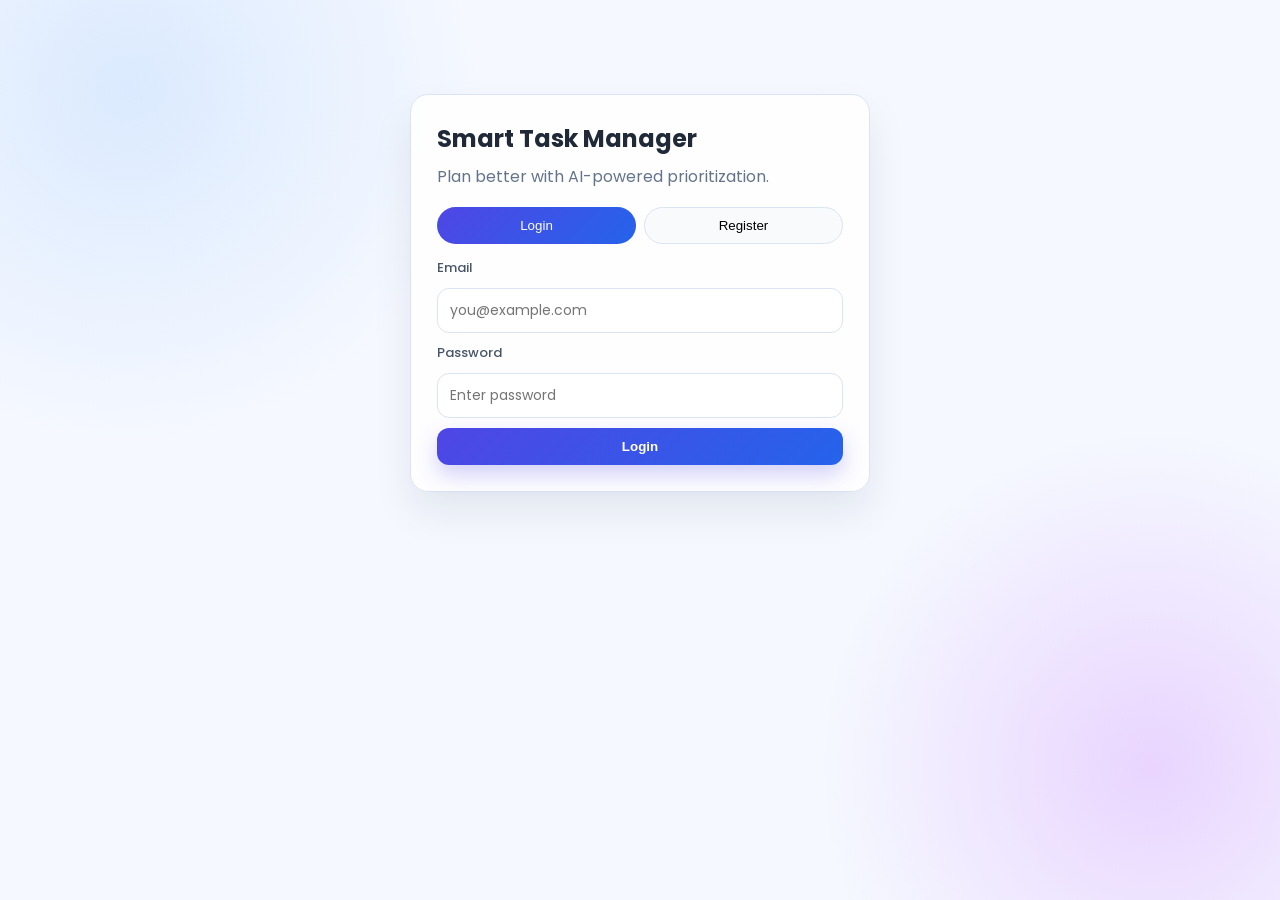
<file: frontend/index.html>
<!DOCTYPE html>
<html lang="en">
  <head>
    <meta charset="UTF-8" />
    <meta name="viewport" content="width=device-width, initial-scale=1.0" />
    <title>Smart Task Manager</title>
    <link rel="preconnect" href="https://fonts.googleapis.com" />
    <link rel="preconnect" href="https://fonts.gstatic.com" crossorigin />
    <link
      href="https://fonts.googleapis.com/css2?family=Poppins:wght@400;500;600;700&display=swap"
      rel="stylesheet"
    />
    <link rel="stylesheet" href="style.css" />
  </head>
  <body>
    <div class="app-shell">
      <div id="toast" class="toast hidden"></div>
      <div id="loading" class="loading hidden">Loading...</div>

      <!-- Auth View -->
      <section id="auth-view" class="view">
        <div class="auth-card">
          <h1>Smart Task Manager</h1>
          <p class="subtitle">Plan better with AI-powered prioritization.</p>

          <div class="auth-tabs">
            <button id="show-login" class="tab-btn active">Login</button>
            <button id="show-register" class="tab-btn">Register</button>
          </div>

          <form id="login-form" class="form">
            <label>Email</label>
            <input id="login-email" type="email" placeholder="you@example.com" required />
            <label>Password</label>
            <input id="login-password" type="password" placeholder="Enter password" required />
            <button type="submit" class="btn btn-primary">Login</button>
          </form>

          <form id="register-form" class="form hidden">
            <label>Email</label>
            <input id="register-email" type="email" placeholder="you@example.com" required />
            <label>Password</label>
            <input
              id="register-password"
              type="password"
              placeholder="Choose password"
              required
            />
            <button type="submit" class="btn btn-primary">Create Account</button>
          </form>
        </div>
      </section>

      <!-- Dashboard View -->
      <section id="dashboard-view" class="view hidden">
        <header class="dashboard-header">
          <div>
            <h2>Smart Task Manager</h2>
            <p class="subtitle">Track your tasks and prioritize instantly.</p>
          </div>
          <div class="header-actions">
            <button id="prioritize-btn" class="btn btn-accent">Prioritize Tasks</button>
            <button id="refresh-btn" class="btn btn-light">Refresh</button>
            <button id="logout-btn" class="btn btn-light">Logout</button>
          </div>
        </header>

        <main class="dashboard-grid">
          <section class="panel">
            <h3>Add Task</h3>
            <form id="task-form" class="form">
              <label>Title</label>
              <input id="task-title" type="text" placeholder="Task title" required />

              <label>Description</label>
              <textarea id="task-description" rows="3" placeholder="Task details"></textarea>

              <label>Deadline</label>
              <input id="task-deadline" type="datetime-local" />

              <label>Importance (1-5)</label>
              <select id="task-importance">
                <option value="1">1 - Very Low</option>
                <option value="2">2 - Low</option>
                <option value="3" selected>3 - Medium</option>
                <option value="4">4 - High</option>
                <option value="5">5 - Very High</option>
              </select>

              <button type="submit" class="btn btn-primary">Add Task</button>
            </form>
          </section>

          <section class="panel">
            <div class="tasks-head">
              <h3>Your Tasks</h3>
              <span id="mode-label" class="badge">Recent order</span>
            </div>
            <div id="task-list" class="task-list"></div>
          </section>
        </main>
      </section>
    </div>

    <script src="script.js"></script>
  </body>
  </html>
</file>
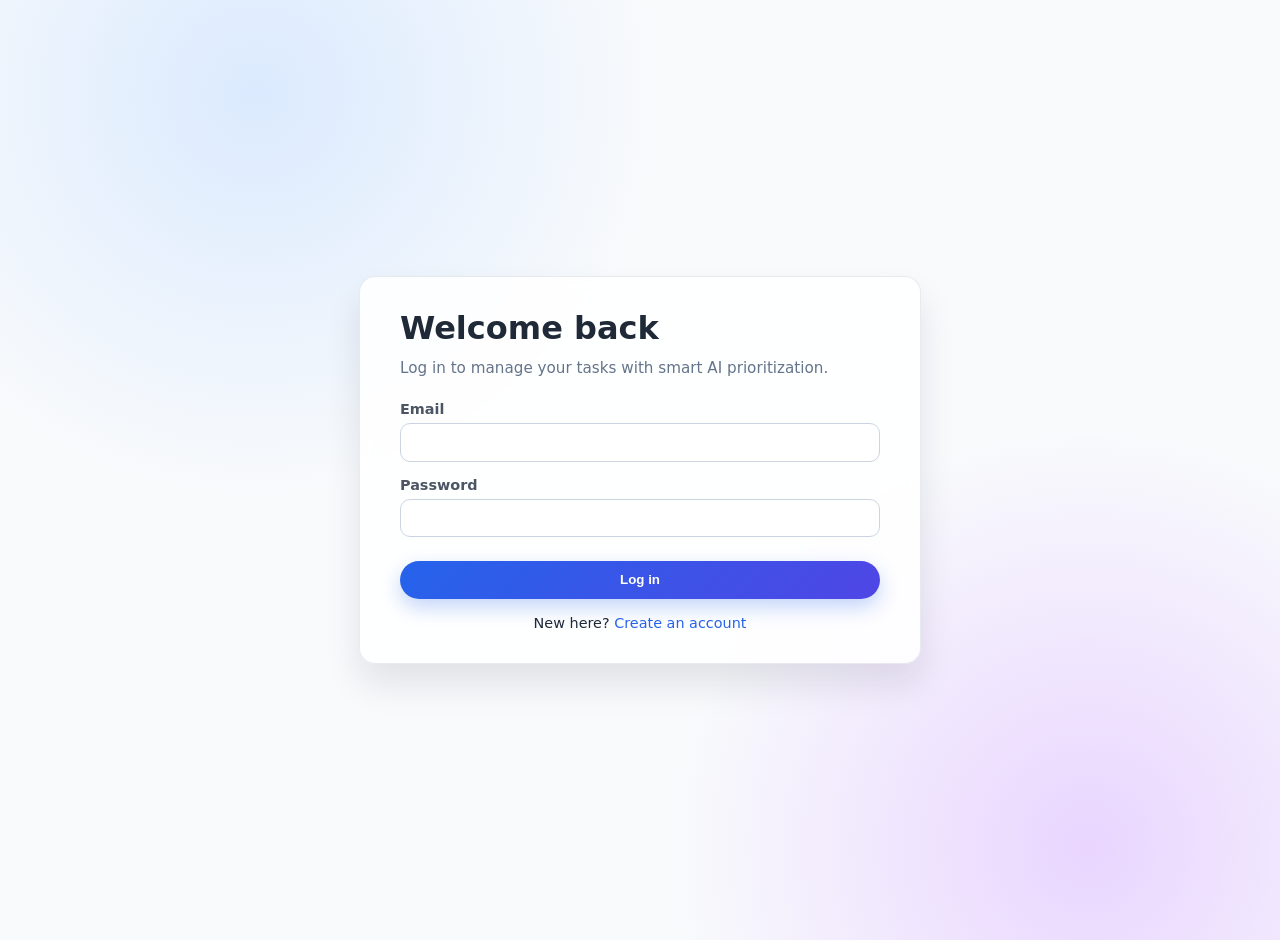
<file: frontend/dashboard.html>
<!DOCTYPE html>
<html lang="en">
  <head>
    <meta charset="UTF-8" />
    <title>Dashboard - Smart Task Manager</title>
    <link rel="stylesheet" href="styles.css" />
  </head>
  <body>
    <div class="page">
      <div class="card dashboard-shell">
        <div class="dashboard-header">
          <div>
            <h1>My Tasks</h1>
            <p class="subtitle">Add tasks, then let the AI help you decide what to do first.</p>
          </div>
          <div>
            <span class="badge">Smart Task Manager</span>
          </div>
        </div>

        <div class="toolbar">
          <button id="ai-button" class="secondary">AI prioritize</button>
          <button id="refresh-button" class="secondary">Refresh</button>
          <div style="flex: 1 1 auto"></div>
          <button id="logout-button" class="secondary">Log out</button>
        </div>

        <div id="message" class=""></div>

        <div class="dashboard-grid" style="margin-top: 1rem">
          <div>
            <h2>Add task</h2>
            <form id="task-form">
              <div class="field">
                <label for="title">Title</label>
                <input id="title" name="title" required />
              </div>
              <div class="field">
                <label for="description">Description</label>
                <textarea id="description" name="description" rows="3"></textarea>
              </div>
              <div class="field">
                <label for="deadline">Deadline</label>
                <input
                  id="deadline"
                  name="deadline"
                  type="datetime-local"
                  placeholder="Optional"
                />
              </div>
              <div class="field">
                <label for="importance">Importance (1-5)</label>
                <select id="importance" name="importance">
                  <option value="1">1 - Very low</option>
                  <option value="2">2 - Low</option>
                  <option value="3" selected>3 - Medium</option>
                  <option value="4">4 - High</option>
                  <option value="5">5 - Very high</option>
                </select>
              </div>
              <button class="primary" type="submit">Add task</button>
            </form>
          </div>

          <div>
            <div style="display: flex; justify-content: space-between; align-items: center">
              <h2>Tasks</h2>
              <span class="priority-label" id="priority-label">
                Showing: most recent first
              </span>
            </div>
            <div id="task-list" class="task-list"></div>
          </div>
        </div>
      </div>
    </div>

    <script src="shared.js"></script>
    <script src="dashboard.js"></script>
  </body>
  </html>
</file>
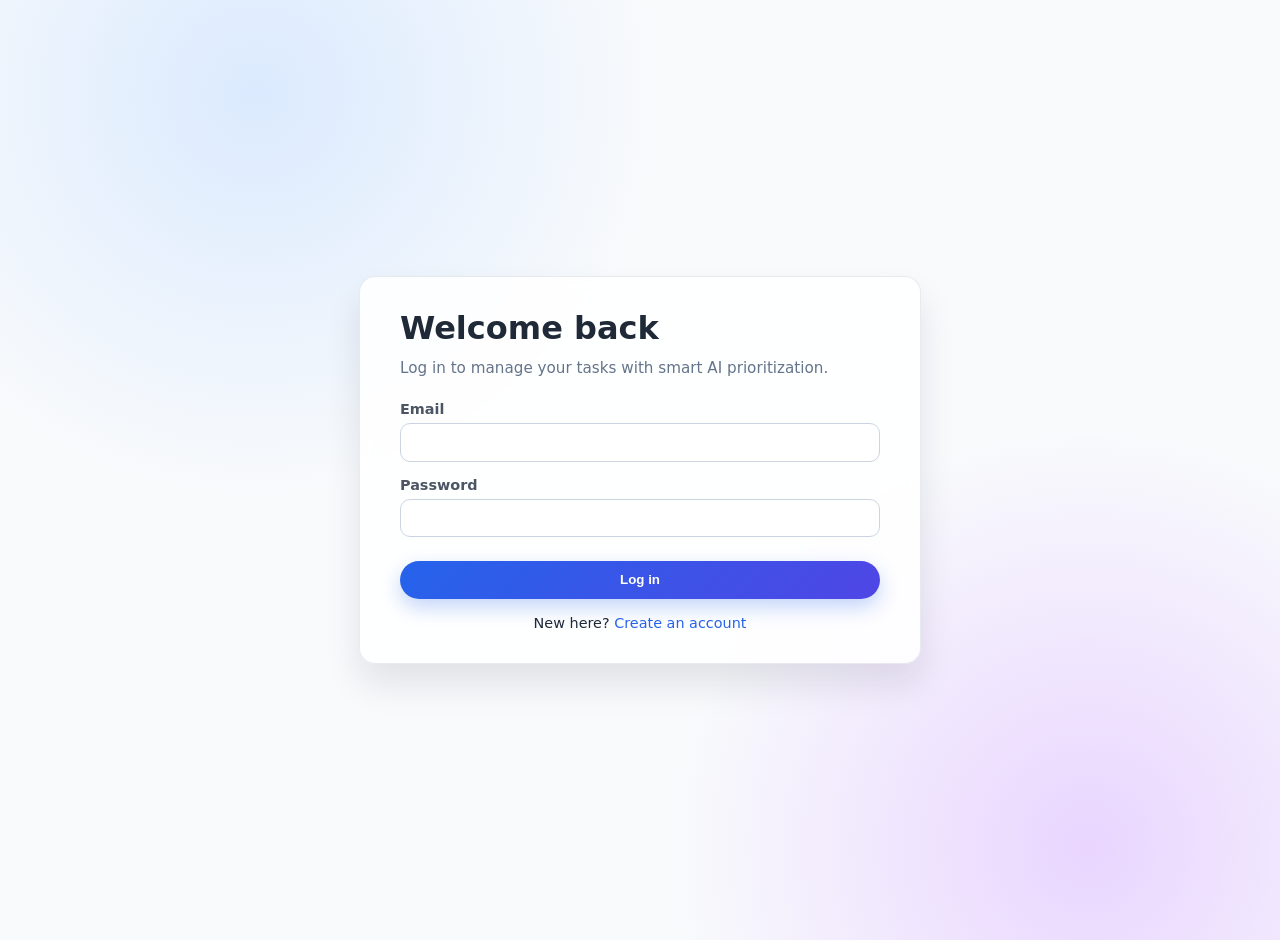
<file: frontend/login.html>
<!DOCTYPE html>
<html lang="en">
  <head>
    <meta charset="UTF-8" />
    <title>Login - Smart Task Manager</title>
    <link rel="stylesheet" href="styles.css" />
  </head>
  <body>
    <div class="page">
      <div class="card">
        <h1>Welcome back</h1>
        <p class="subtitle">Log in to manage your tasks with smart AI prioritization.</p>

        <form id="login-form">
          <div class="field">
            <label for="email">Email</label>
            <input id="email" name="email" type="email" required />
          </div>

          <div class="field">
            <label for="password">Password</label>
            <input id="password" name="password" type="password" required />
          </div>

          <button class="primary" type="submit">Log in</button>
        </form>

        <div id="message" class=""></div>

        <div class="link-row">
          <span>New here?</span>
          <a href="register.html">Create an account</a>
        </div>
      </div>
    </div>

    <script src="shared.js"></script>
    <script>
      const form = document.getElementById("login-form");
      const messageEl = document.getElementById("message");

      form.addEventListener("submit", async (e) => {
        e.preventDefault();
        messageEl.textContent = "";
        messageEl.className = "";

        const email = document.getElementById("email").value.trim();
        const password = document.getElementById("password").value;

        const body = new URLSearchParams();
        body.append("username", email);
        body.append("password", password);

        try {
          const res = await fetch(API_BASE + "/auth/login", {
            method: "POST",
            headers: {
              "Content-Type": "application/x-www-form-urlencoded",
            },
            body,
          });

          if (!res.ok) {
            const data = await res.json();
            throw new Error(data.detail || "Login failed");
          }

          const data = await res.json();
          localStorage.setItem("token", data.access_token);
          window.location.href = "dashboard.html";
        } catch (err) {
          messageEl.textContent = err.message;
          messageEl.className = "error";
        }
      });
    </script>
  </body>
  </html>
</file>
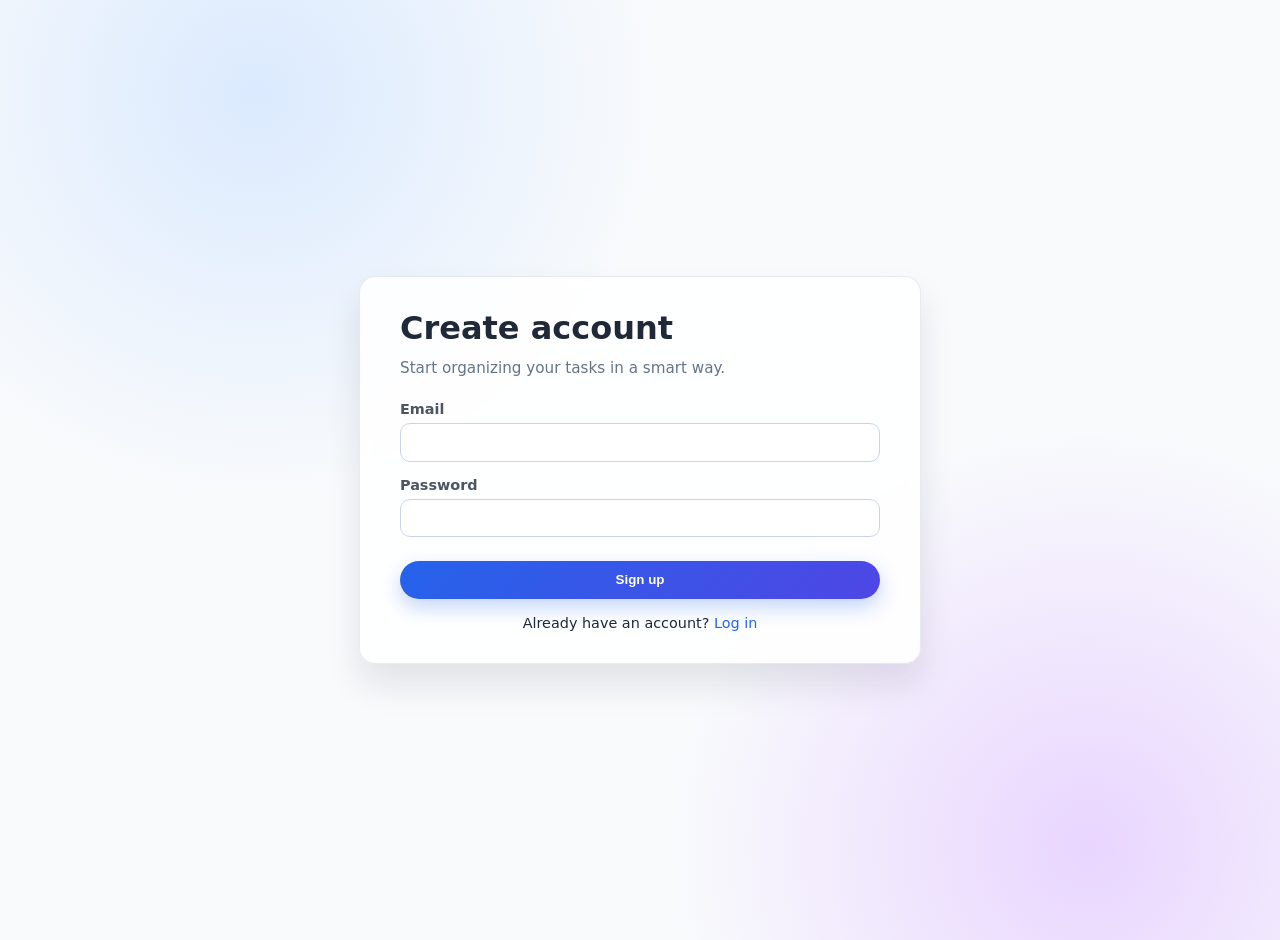
<file: frontend/register.html>
<!DOCTYPE html>
<html lang="en">
  <head>
    <meta charset="UTF-8" />
    <title>Register - Smart Task Manager</title>
    <link rel="stylesheet" href="styles.css" />
  </head>
  <body>
    <div class="page">
      <div class="card">
        <h1>Create account</h1>
        <p class="subtitle">Start organizing your tasks in a smart way.</p>

        <form id="register-form">
          <div class="field">
            <label for="email">Email</label>
            <input id="email" name="email" type="email" required />
          </div>

          <div class="field">
            <label for="password">Password</label>
            <input id="password" name="password" type="password" required />
          </div>

          <button class="primary" type="submit">Sign up</button>
        </form>

        <div id="message" class=""></div>

        <div class="link-row">
          <span>Already have an account?</span>
          <a href="login.html">Log in</a>
        </div>
      </div>
    </div>

    <script src="shared.js"></script>
    <script>
      const form = document.getElementById("register-form");
      const messageEl = document.getElementById("message");

      form.addEventListener("submit", async (e) => {
        e.preventDefault();
        messageEl.textContent = "";
        messageEl.className = "";

        const email = document.getElementById("email").value.trim();
        const password = document.getElementById("password").value;

        try {
          const res = await fetch(API_BASE + "/auth/register", {
            method: "POST",
            headers: {
              "Content-Type": "application/json",
            },
            body: JSON.stringify({ email, password }),
          });

          const data = await res.json();

          if (!res.ok) {
            throw new Error(data.detail || "Registration failed");
          }

          messageEl.textContent = "Account created! You can now log in.";
          messageEl.className = "success";
        } catch (err) {
          messageEl.textContent = err.message;
          messageEl.className = "error";
        }
      });
    </script>
  </body>
  </html>
</file>
<file: frontend/style.css>
:root {
  --bg: #f5f8ff;
  --card: #ffffff;
  --text: #1f2937;
  --muted: #64748b;
  --primary: #4f46e5;
  --primary-2: #2563eb;
  --accent: #0ea5e9;
  --danger: #ef4444;
  --ok: #16a34a;
  --border: #dbe4f2;
  --top-task: #ecfeff;
}

* {
  box-sizing: border-box;
}

body {
  margin: 0;
  font-family: "Poppins", system-ui, sans-serif;
  color: var(--text);
  background:
    radial-gradient(circle at 10% 10%, #dbeafe 0%, transparent 25%),
    radial-gradient(circle at 90% 85%, #e9d5ff 0%, transparent 24%),
    var(--bg);
}

.app-shell {
  min-height: 100vh;
  padding: 24px;
}

.view {
  max-width: 1100px;
  margin: 0 auto;
}

.hidden {
  display: none !important;
}

.subtitle {
  margin: 0;
  color: var(--muted);
}

.auth-card {
  width: 100%;
  max-width: 460px;
  margin: 70px auto;
  background: rgba(255, 255, 255, 0.9);
  border: 1px solid var(--border);
  border-radius: 18px;
  box-shadow: 0 20px 40px rgba(15, 23, 42, 0.08);
  padding: 26px;
}

.auth-card h1 {
  margin: 0 0 8px;
}

.auth-tabs {
  margin: 18px 0 14px;
  display: flex;
  gap: 8px;
}

.tab-btn {
  flex: 1;
  border: 1px solid var(--border);
  background: #f8fafc;
  border-radius: 999px;
  padding: 10px;
  cursor: pointer;
  font-weight: 500;
  transition: all 0.2s ease;
}

.tab-btn.active {
  background: linear-gradient(135deg, var(--primary), var(--primary-2));
  color: #fff;
  border-color: transparent;
}

.form {
  display: flex;
  flex-direction: column;
  gap: 10px;
}

label {
  font-size: 13px;
  color: #475569;
  font-weight: 500;
}

input,
textarea,
select {
  border: 1px solid var(--border);
  border-radius: 12px;
  padding: 11px 12px;
  font-size: 14px;
  font-family: inherit;
  outline: none;
  transition: border-color 0.2s ease, box-shadow 0.2s ease;
  background: #fff;
}

input:focus,
textarea:focus,
select:focus {
  border-color: var(--primary-2);
  box-shadow: 0 0 0 3px rgba(37, 99, 235, 0.16);
}

.btn {
  border: none;
  border-radius: 12px;
  padding: 11px 14px;
  cursor: pointer;
  font-weight: 600;
  transition: transform 0.18s ease, box-shadow 0.18s ease, opacity 0.18s ease;
}

.btn:hover {
  transform: translateY(-1px);
}

.btn-primary {
  background: linear-gradient(135deg, var(--primary), var(--primary-2));
  color: #fff;
  box-shadow: 0 10px 22px rgba(79, 70, 229, 0.25);
}

.btn-accent {
  background: linear-gradient(135deg, #0ea5e9, #0284c7);
  color: #fff;
}

.btn-light {
  background: #fff;
  border: 1px solid var(--border);
  color: #334155;
}

.btn-delete {
  background: #fee2e2;
  color: #b91c1c;
  border: 1px solid #fecaca;
  padding: 7px 10px;
  border-radius: 8px;
  font-size: 12px;
}

.dashboard-header {
  display: flex;
  justify-content: space-between;
  align-items: center;
  gap: 14px;
  margin-bottom: 18px;
}

.dashboard-header h2 {
  margin: 0 0 6px;
}

.header-actions {
  display: flex;
  gap: 8px;
  flex-wrap: wrap;
}

.dashboard-grid {
  display: grid;
  grid-template-columns: 1fr 1.4fr;
  gap: 16px;
}

.panel {
  background: var(--card);
  border: 1px solid var(--border);
  border-radius: 16px;
  box-shadow: 0 12px 28px rgba(15, 23, 42, 0.06);
  padding: 16px;
}

.panel h3 {
  margin-top: 0;
}

.tasks-head {
  display: flex;
  justify-content: space-between;
  align-items: center;
  margin-bottom: 10px;
}

.badge {
  background: #eef2ff;
  color: #3730a3;
  padding: 5px 9px;
  border-radius: 999px;
  font-size: 12px;
}

.task-list {
  display: grid;
  gap: 10px;
  max-height: 560px;
  overflow-y: auto;
}

.task-card {
  background: #f8fafc;
  border: 1px solid #e2e8f0;
  border-radius: 14px;
  padding: 12px;
  transition: all 0.2s ease;
}

.task-card:hover {
  border-color: #cbd5e1;
  box-shadow: 0 8px 20px rgba(15, 23, 42, 0.08);
}

.task-card.top-priority {
  background: var(--top-task);
  border-color: #67e8f9;
}

.task-row {
  display: flex;
  justify-content: space-between;
  align-items: center;
  gap: 10px;
}

.task-title {
  margin: 0;
  font-size: 15px;
}

.chips {
  display: flex;
  flex-wrap: wrap;
  gap: 6px;
  margin: 8px 0 10px;
}

.chip {
  font-size: 12px;
  color: #334155;
  background: #e2e8f0;
  padding: 4px 8px;
  border-radius: 999px;
}

.loading {
  position: fixed;
  right: 16px;
  bottom: 16px;
  background: #0f172a;
  color: #fff;
  padding: 9px 12px;
  border-radius: 10px;
  font-size: 13px;
  box-shadow: 0 8px 20px rgba(15, 23, 42, 0.35);
}

.toast {
  position: fixed;
  top: 18px;
  right: 18px;
  padding: 10px 12px;
  border-radius: 10px;
  color: #fff;
  font-size: 13px;
  box-shadow: 0 8px 20px rgba(15, 23, 42, 0.25);
}

.toast.success {
  background: var(--ok);
}

.toast.error {
  background: var(--danger);
}

@media (max-width: 900px) {
  .dashboard-grid {
    grid-template-columns: 1fr;
  }
}

@media (max-width: 600px) {
  .app-shell {
    padding: 14px;
  }

  .auth-card {
    margin: 24px auto;
    padding: 18px;
  }

  .dashboard-header {
    flex-direction: column;
    align-items: flex-start;
  }
}
</file>
<file: frontend/styles.css>
body {
  font-family: system-ui, -apple-system, BlinkMacSystemFont, "Segoe UI", sans-serif;
  background:
    radial-gradient(circle at 20% 10%, #dbeafe 0%, transparent 30%),
    radial-gradient(circle at 85% 90%, #e9d5ff 0%, transparent 30%),
    #f8fafc;
  margin: 0;
  padding: 0;
  color: #1f2937;
}

.page {
  min-height: 100vh;
  display: flex;
  align-items: center;
  justify-content: center;
  padding: 1.25rem;
}

.card {
  background: rgba(255, 255, 255, 0.86);
  backdrop-filter: blur(8px);
  padding: 2rem 2.5rem;
  border-radius: 16px;
  border: 1px solid rgba(148, 163, 184, 0.22);
  box-shadow: 0 20px 35px rgba(15, 23, 42, 0.1);
  width: 100%;
  max-width: 480px;
}

h1,
h2 {
  margin-top: 0;
  margin-bottom: 0.75rem;
  font-weight: 650;
}

p.subtitle {
  margin-top: 0;
  margin-bottom: 1.5rem;
  color: #64748b;
  font-size: 0.95rem;
}

label {
  display: block;
  margin-bottom: 0.35rem;
  font-size: 0.9rem;
  font-weight: 600;
  color: #4b5563;
}

input,
textarea,
select {
  width: 100%;
  padding: 0.62rem 0.78rem;
  border-radius: 10px;
  border: 1px solid #cbd5e1;
  background: #fff;
  font-size: 0.95rem;
  box-sizing: border-box;
  transition: border-color 0.16s ease, box-shadow 0.16s ease;
}

input:focus,
textarea:focus,
select:focus {
  outline: none;
  border-color: #2563eb;
  box-shadow: 0 0 0 1px rgba(37, 99, 235, 0.25);
}

.field {
  margin-bottom: 0.95rem;
}

button.primary {
  width: 100%;
  padding: 0.72rem 1rem;
  border-radius: 999px;
  border: none;
  background: linear-gradient(135deg, #2563eb, #4f46e5);
  color: white;
  font-weight: 600;
  cursor: pointer;
  margin-top: 0.5rem;
  box-shadow: 0 8px 20px rgba(37, 99, 235, 0.28);
  transition: transform 0.14s ease, box-shadow 0.14s ease, opacity 0.14s ease;
}

button.primary:hover {
  opacity: 0.97;
  transform: translateY(-1px);
  box-shadow: 0 12px 24px rgba(37, 99, 235, 0.35);
}

button.secondary {
  padding: 0.53rem 0.95rem;
  border-radius: 999px;
  border: 1px solid #cbd5e1;
  background: #ffffff;
  cursor: pointer;
  font-size: 0.85rem;
  color: #334155;
  transition: background 0.14s ease, border-color 0.14s ease;
}

button.secondary:hover {
  background: #f8fafc;
  border-color: #94a3b8;
}

.link-row {
  margin-top: 1rem;
  font-size: 0.9rem;
  text-align: center;
}

.link-row a {
  color: #2563eb;
  text-decoration: none;
  font-weight: 500;
}

.link-row a:hover {
  text-decoration: underline;
}

.error {
  margin-top: 0.7rem;
  color: #b91c1c;
  font-size: 0.9rem;
  background: #fee2e2;
  border: 1px solid #fecaca;
  border-radius: 10px;
  padding: 0.5rem 0.65rem;
}

.success {
  margin-top: 0.7rem;
  color: #15803d;
  font-size: 0.9rem;
  background: #dcfce7;
  border: 1px solid #bbf7d0;
  border-radius: 10px;
  padding: 0.5rem 0.65rem;
}

/* Dashboard layout */

.dashboard-shell {
  max-width: 1020px;
  width: 100%;
}

.dashboard-header {
  display: flex;
  justify-content: space-between;
  align-items: center;
  margin-bottom: 1.5rem;
}

.dashboard-header h1 {
  margin: 0;
}

.badge {
  padding: 0.28rem 0.72rem;
  border-radius: 999px;
  background: linear-gradient(135deg, #eef2ff, #ede9fe);
  color: #4338ca;
  font-size: 0.8rem;
  font-weight: 600;
}

.dashboard-grid {
  display: grid;
  grid-template-columns: minmax(0, 1.4fr) minmax(0, 1.6fr);
  gap: 1.5rem;
}

.task-list {
  max-height: 460px;
  overflow-y: auto;
  padding-right: 0.2rem;
}

.task-item {
  border-radius: 12px;
  border: 1px solid #e2e8f0;
  padding: 0.88rem 0.95rem;
  margin-bottom: 0.75rem;
  background: #f8fafc;
  transition: transform 0.14s ease, box-shadow 0.14s ease, border-color 0.14s ease;
}

.task-item:hover {
  transform: translateY(-1px);
  border-color: #cbd5e1;
  box-shadow: 0 8px 20px rgba(15, 23, 42, 0.08);
}

.task-item-header {
  display: flex;
  justify-content: space-between;
  align-items: center;
  margin-bottom: 0.2rem;
}

.task-title {
  font-weight: 600;
  color: #0f172a;
}

.task-desc {
  margin-top: 0.24rem;
  color: #475569;
  font-size: 0.9rem;
}

.task-meta {
  display: flex;
  flex-wrap: wrap;
  gap: 0.35rem;
  margin-top: 0.25rem;
  font-size: 0.8rem;
  color: #6b7280;
}

.chip {
  padding: 0.16rem 0.48rem;
  border-radius: 999px;
  background: #e2e8f0;
  color: #334155;
}

.task-actions {
  margin-top: 0.4rem;
  display: flex;
  gap: 0.35rem;
}

.task-actions button {
  padding: 0.28rem 0.56rem;
  font-size: 0.75rem;
}

.toolbar {
  display: flex;
  gap: 0.5rem;
  align-items: center;
  margin-bottom: 0.6rem;
}

.toolbar button {
  flex-shrink: 0;
}

.priority-label {
  font-size: 0.8rem;
  color: #64748b;
}

@media (max-width: 800px) {
  .card {
    padding: 1.2rem 1rem;
  }

  .dashboard-header {
    flex-direction: column;
    align-items: flex-start;
    gap: 0.55rem;
  }

  .toolbar {
    flex-wrap: wrap;
  }

  .dashboard-grid {
    grid-template-columns: minmax(0, 1fr);
  }
}
</file>
